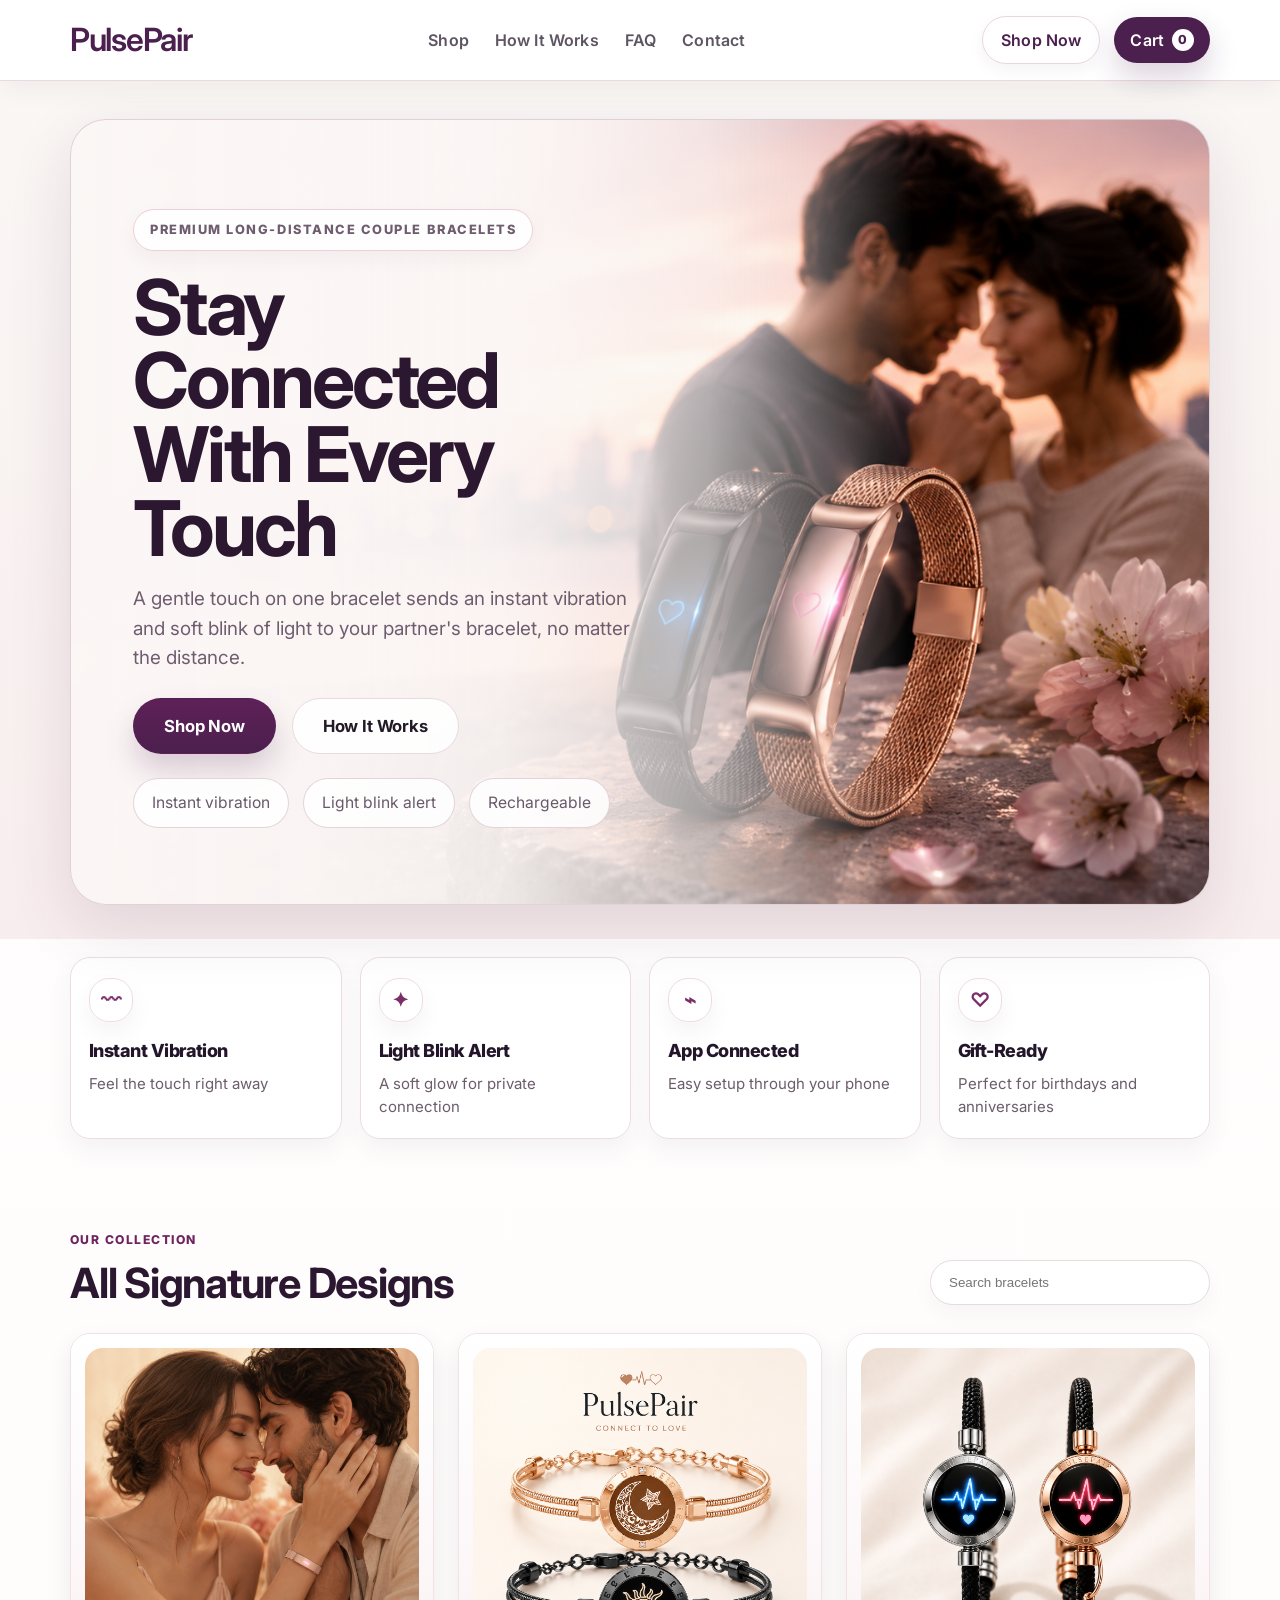
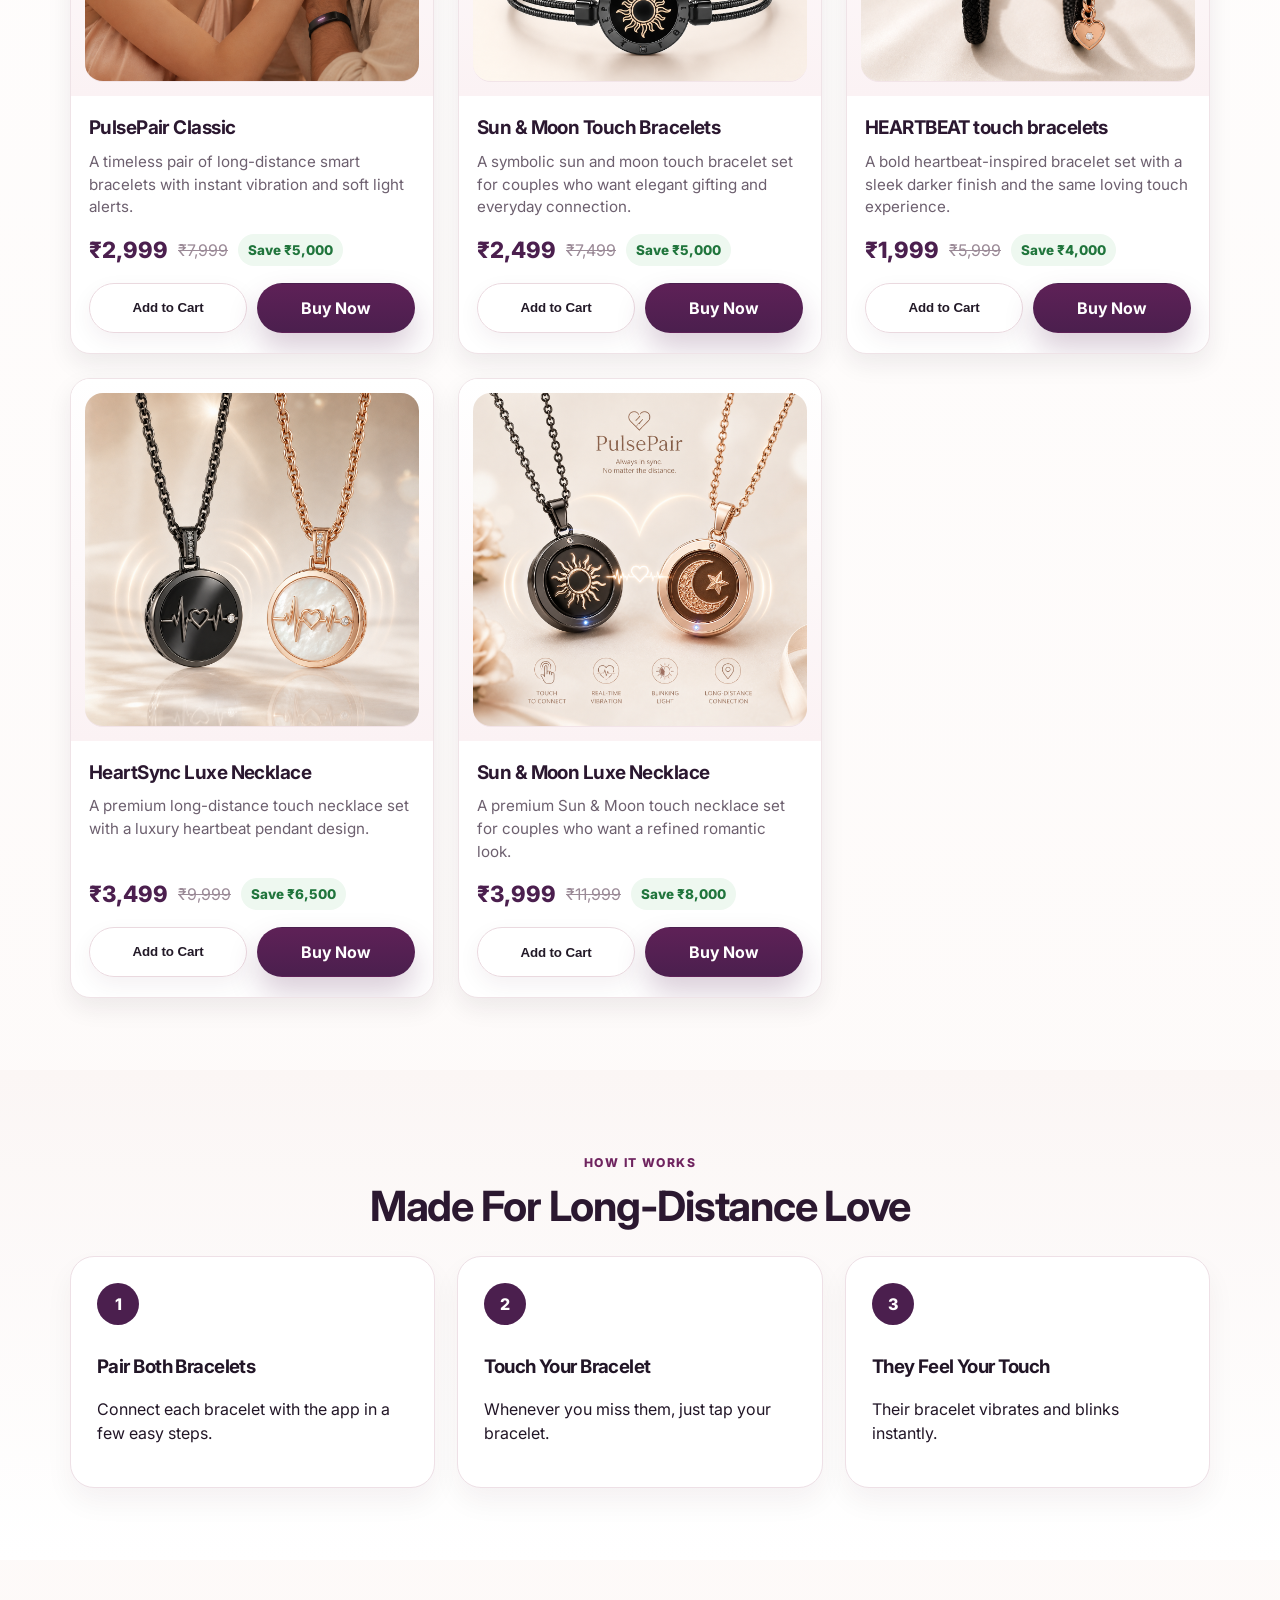
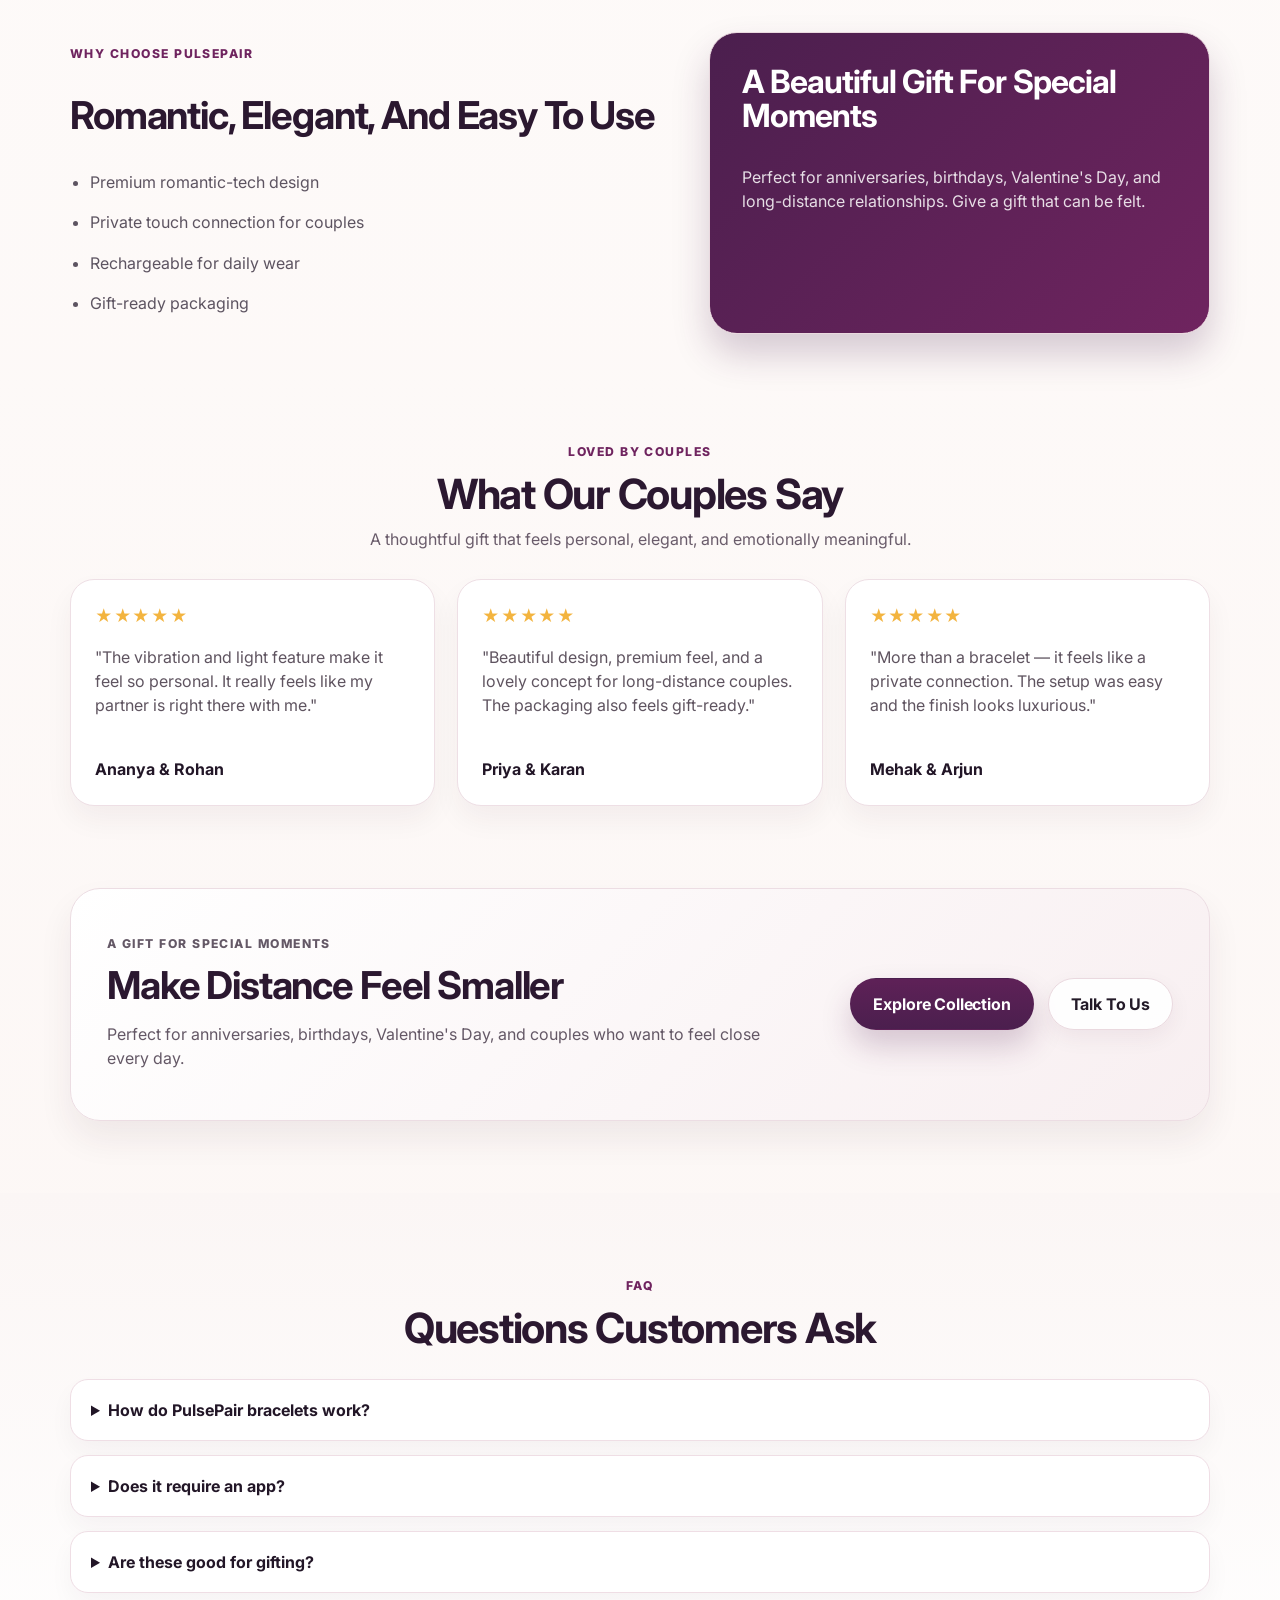
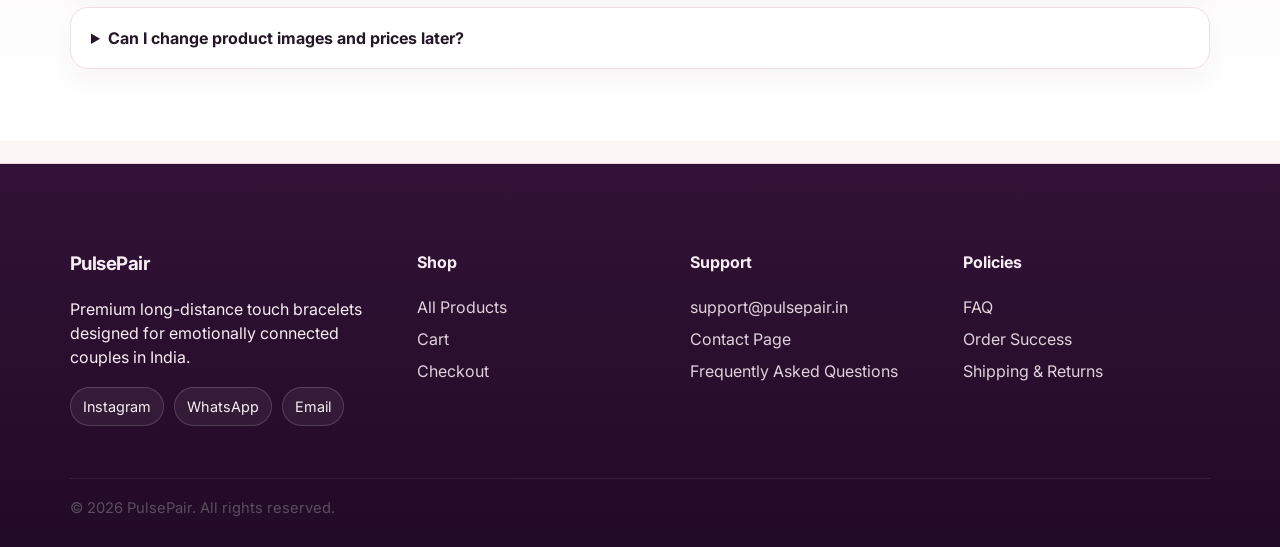
<file: index.html>
<!DOCTYPE html>
<html lang="en">
<head>
  <meta charset="UTF-8" />
  <meta name="viewport" content="width=device-width, initial-scale=1.0" />
  <title>PulsePair | Long-Distance Touch Bracelets</title>
  <meta name="description" content="Premium long-distance touch bracelets for couples. Tap one bracelet and the other vibrates and blinks with light." />
  
  <link rel="preconnect" href="https://fonts.googleapis.com">
  <link rel="preconnect" href="https://fonts.gstatic.com" crossorigin>
  <link href="https://fonts.googleapis.com/css2?family=Inter:wght@400;500;600;700;800&family=Playfair+Display:wght@600;700&display=swap" rel="stylesheet">
  <link rel="stylesheet" href="style.css" />
</head>
<body>
  <header class="site-header">
    <div class="container nav-wrap">
      <a href="index.html" class="logo">PulsePair</a>
      <nav class="main-nav">
        <a href="#shop">Shop</a>
        <a href="#how">How It Works</a>
        <a href="#faq">FAQ</a>
        <a href="#contact">Contact</a>
      </nav>
      <div class="nav-actions">
        <a href="#shop" class="mini-cta">Shop Now</a>
        <a href="cart.html" class="cart-link">Cart <span id="cartCountHeader" class="badge">0</span></a>
      </div>
    </div>
  </header>

  <main>
    <section class="hero hero-full">
      <div class="container">
        <div class="hero-frame">
          <div class="hero-copy-block">
            <p class="eyebrow">Premium Long-Distance Couple Bracelets</p>
            <h1>Stay Connected With Every Touch</h1>
            <p class="hero-copy">A gentle touch on one bracelet sends an instant vibration and soft blink of light to your partner's bracelet, no matter the distance.</p>
            <div class="hero-actions">
              <a href="#shop" class="btn btn-primary">Shop Now</a>
              <a href="#how" class="btn btn-secondary">How It Works</a>
            </div>
            <div class="hero-points">
              <span>Instant vibration</span>
              <span>Light blink alert</span>
              <span>Rechargeable</span>
            </div>
          </div>
        </div>
      </div>
    </section>

    <section class="feature-strip">
      <div class="container feature-strip-grid">
        <div class="feature-box">
          <div class="feature-icon">〰</div>
          <h3>Instant Vibration</h3>
          <p>Feel the touch right away</p>
        </div>

        <div class="feature-box">
          <div class="feature-icon">✦</div>
          <h3>Light Blink Alert</h3>
          <p>A soft glow for private connection</p>
        </div>

        <div class="feature-box">
          <div class="feature-icon">⌁</div>
          <h3>App Connected</h3>
          <p>Easy setup through your phone</p>
        </div>

        <div class="feature-box">
          <div class="feature-icon">♡</div>
          <h3>Gift-Ready</h3>
          <p>Perfect for birthdays and anniversaries</p>
        </div>
      </div>
    </section>

    <section id="shop" class="section">
      <div class="container">
        <div class="section-head shop-head">
          <div>
            <p class="eyebrow">Our Collection</p>
            <h2>All Signature Designs</h2>
          </div>
          <div class="shop-tools">
            <input id="searchInput" type="search" placeholder="Search bracelets" />
          </div>
        </div>
        <div id="productGrid" class="product-grid"></div>
      </div>
    </section>

    <section id="how" class="section muted">
      <div class="container">
        <div class="section-head center">
          <p class="eyebrow">How It Works</p>
          <h2>Made For Long-Distance Love</h2>
        </div>
        <div class="steps-grid">
          <div class="step-card"><span>1</span><h3>Pair Both Bracelets</h3><p>Connect each bracelet with the app in a few easy steps.</p></div>
          <div class="step-card"><span>2</span><h3>Touch Your Bracelet</h3><p>Whenever you miss them, just tap your bracelet.</p></div>
          <div class="step-card"><span>3</span><h3>They Feel Your Touch</h3><p>Their bracelet vibrates and blinks instantly.</p></div>
        </div>
      </div>
    </section>

    <section class="section">
      <div class="container two-col">
        <div>
          <p class="eyebrow">Why Choose PulsePair</p>
          <h2>Romantic, Elegant, And Easy To Use</h2>
          <ul class="bullets">
            <li>Premium romantic-tech design</li>
            <li>Private touch connection for couples</li>
            <li>Rechargeable for daily wear</li>
            <li>Gift-ready packaging</li>
          </ul>
        </div>
        <div class="info-card">
          <h3>A Beautiful Gift For Special Moments</h3>
          <p>Perfect for anniversaries, birthdays, Valentine's Day, and long-distance relationships. Give a gift that can be felt.</p>
        </div>
      </div>
    </section>


    <section class="section reviews-section">
      <div class="container">
        <div class="section-head center">
          <p class="eyebrow">Loved By Couples</p>
          <h2>What Our Couples Say</h2>
          <p class="section-copy">A thoughtful gift that feels personal, elegant, and emotionally meaningful.</p>
        </div>
        <div class="reviews-grid">
          <article class="review-card">
            <div class="stars">★★★★★</div>
            <p>"The vibration and light feature make it feel so personal. It really feels like my partner is right there with me."</p>
            <strong>Ananya & Rohan</strong>
          </article>
          <article class="review-card">
            <div class="stars">★★★★★</div>
            <p>"Beautiful design, premium feel, and a lovely concept for long-distance couples. The packaging also feels gift-ready."</p>
            <strong>Priya & Karan</strong>
          </article>
          <article class="review-card">
            <div class="stars">★★★★★</div>
            <p>"More than a bracelet — it feels like a private connection. The setup was easy and the finish looks luxurious."</p>
            <strong>Mehak & Arjun</strong>
          </article>
        </div>
      </div>
    </section>

    <section class="section cta-section">
      <div class="container">
        <div class="cta-banner">
          <div>
            <p class="eyebrow">A Gift For Special Moments</p>
            <h2>Make Distance Feel Smaller</h2>
            <p>Perfect for anniversaries, birthdays, Valentine's Day, and couples who want to feel close every day.</p>
          </div>
          <div class="cta-actions">
            <a href="#shop" class="btn btn-primary">Explore Collection</a>
            <a href="contact.html" class="btn btn-secondary">Talk To Us</a>
          </div>
        </div>
      </div>
    </section>

    <section id="faq" class="section muted">
      <div class="container">
        <div class="section-head center">
          <p class="eyebrow">FAQ</p>
          <h2>Questions Customers Ask</h2>
        </div>
        <div class="faq-list">
          <details><summary>How do PulsePair bracelets work?</summary><p>When one partner taps the bracelet, the other bracelet sends a gentle vibration and blinking light through the connected app.</p></details>
          <details><summary>Does it require an app?</summary><p>Yes, both bracelets pair through a mobile app for the touch alerts to work.</p></details>
          <details><summary>Are these good for gifting?</summary><p>Yes. They are designed as premium couple gifts for long-distance relationships and special occasions.</p></details>
          <details><summary>Can I change product images and prices later?</summary><p>Yes. You can replace image files and update product data inside app.js.</p></details>
        </div>
      </div>
    </section>
  </main>

  <footer id="contact" class="site-footer">
    <div class="container footer-grid">
      <div>
        <h3>PulsePair</h3>
        <p>Premium long-distance touch bracelets designed for emotionally connected couples in India.</p>
        <div class="footer-socials"><span>Instagram</span><span>WhatsApp</span><span>Email</span></div>
      </div>
      <div>
        <h4>Shop</h4>
        <a href="#shop">All Products</a>
        <a href="cart.html">Cart</a>
        <a href="checkout.html">Checkout</a>
      </div>
      <div>
        <h4>Support</h4>
        <a href="mailto:support@pulsepair.in">support@pulsepair.in</a>
        <a href="contact.html">Contact Page</a>
        <a href="faq.html">Frequently Asked Questions</a>
      </div>
      <div>
        <h4>Policies</h4>
        <a href="faq.html">FAQ</a>
        <a href="success.html">Order Success</a>
        <a href="contact.html">Shipping & Returns</a>
      </div>
    </div>
    <div class="container footer-bottom">© 2026 PulsePair. All rights reserved.</div>
  </footer>

  <script src="app.js"></script>
</body>
</html>
</file>
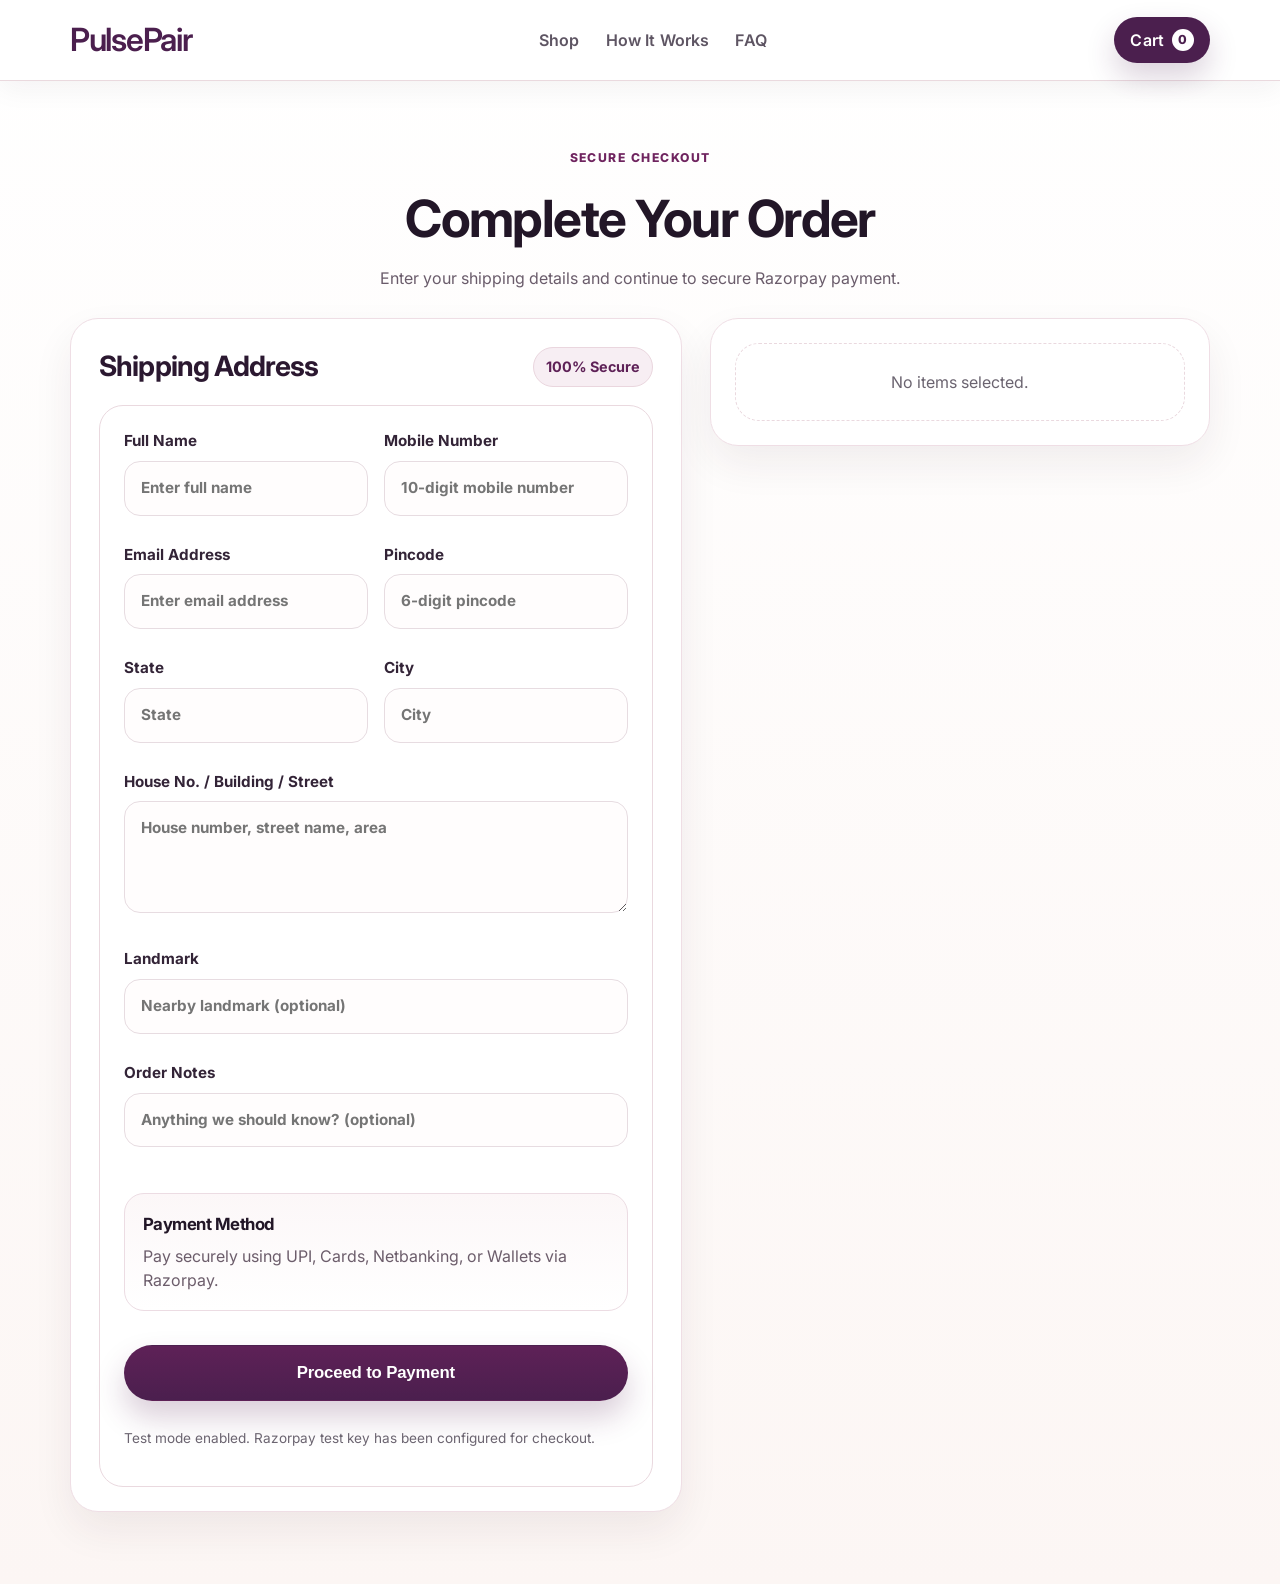
<file: checkout.html>
<!DOCTYPE html>
<html lang="en">
<head><meta charset="UTF-8" /><meta name="viewport" content="width=device-width, initial-scale=1.0" /><title>Secure Checkout | PulsePair</title><meta name="description" content="Secure checkout for PulsePair long-distance touch bracelets." />
  <link rel="preconnect" href="https://fonts.googleapis.com">
  <link rel="preconnect" href="https://fonts.gstatic.com" crossorigin>
  <link href="https://fonts.googleapis.com/css2?family=Inter:wght@400;500;600;700;800&family=Playfair+Display:wght@600;700&display=swap" rel="stylesheet">
  <link rel="stylesheet" href="style.css" />
  <script src="https://checkout.razorpay.com/v1/checkout.js"></script>
</head>
<body>
<header class="site-header"><div class="container nav-wrap"><a href="index.html" class="logo">PulsePair</a><nav class="main-nav"><a href="index.html#shop">Shop</a><a href="index.html#how">How It Works</a><a href="index.html#faq">FAQ</a></nav><div class="nav-actions"><a href="cart.html" class="cart-link">Cart <span id="cartCountHeader" class="badge">0</span></a></div></div></header>
<main class="section checkout-premium-section">
  <div class="container">
    <div class="section-head center checkout-head">
      <p class="eyebrow">Secure Checkout</p>
      <h1>Complete Your Order</h1>
      <p class="section-copy">Enter your shipping details and continue to secure Razorpay payment.</p>
    </div>
    <div class="checkout-layout premium-checkout-layout">
      <div class="checkout-main-card">
        <div class="checkout-card-header"><h2>Shipping Address</h2><span class="secure-pill">100% Secure</span></div>
        <form id="checkoutForm" class="checkout-form premium-checkout-form">
          <div class="form-grid two-col-grid">
            <label>Full Name<input required name="name" placeholder="Enter full name" /></label>
            <label>Mobile Number<input required name="phone" placeholder="10-digit mobile number" inputmode="tel" /></label>
          </div>
          <div class="form-grid two-col-grid">
            <label>Email Address<input required type="email" name="email" placeholder="Enter email address" /></label>
            <label>Pincode<input required name="pincode" placeholder="6-digit pincode" inputmode="numeric" /></label>
          </div>
          <div class="form-grid two-col-grid">
            <label>State<input required name="state" placeholder="State" /></label>
            <label>City<input required name="city" placeholder="City" /></label>
          </div>
          <label>House No. / Building / Street<textarea required name="address" placeholder="House number, street name, area"></textarea></label>
          <label>Landmark<input name="landmark" placeholder="Nearby landmark (optional)" /></label>
          <label>Order Notes<input name="notes" placeholder="Anything we should know? (optional)" /></label>
          <div class="payment-method-box">
            <div>
              <h3>Payment Method</h3>
              <p>Pay securely using UPI, Cards, Netbanking, or Wallets via Razorpay.</p>
            </div>

          </div>
          <button class="btn btn-primary premium-pay-btn" type="submit">Proceed to Payment</button>
          <p class="tiny-note">Test mode enabled. Razorpay test key has been configured for checkout.</p>
        </form>
      </div>
      <aside id="checkoutSummary" class="summary-card premium-summary-card"></aside>
    </div>
  </div>
</main>
<script src="app.js"></script>
</body></html>
</file>
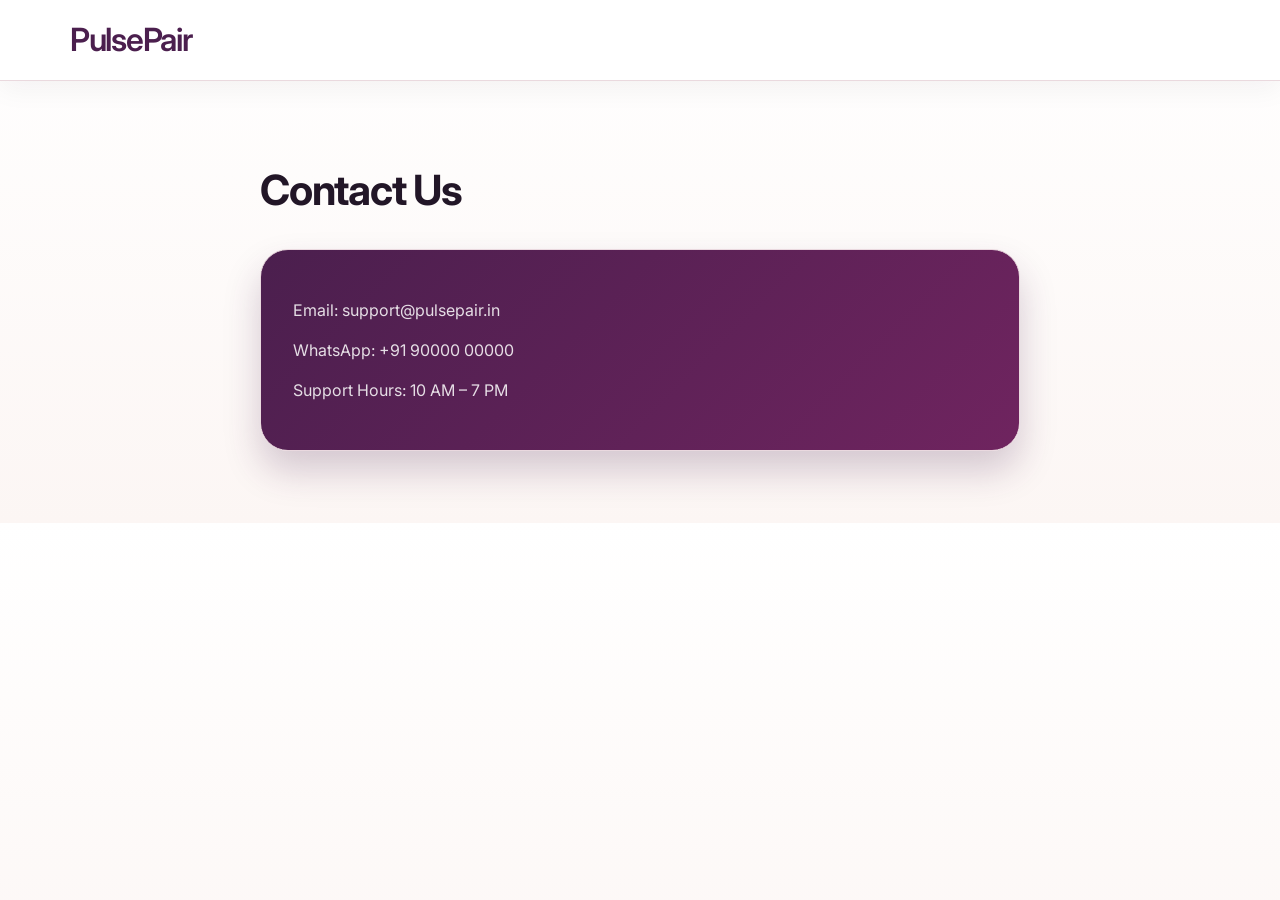
<file: contact.html>
<!DOCTYPE html><html lang="en"><head><meta charset="UTF-8" /><meta name="viewport" content="width=device-width, initial-scale=1.0" /><title>Contact | PulsePair</title>
  <link rel="preconnect" href="https://fonts.googleapis.com">
  <link rel="preconnect" href="https://fonts.gstatic.com" crossorigin>
  <link href="https://fonts.googleapis.com/css2?family=Inter:wght@400;500;600;700;800&family=Playfair+Display:wght@600;700&display=swap" rel="stylesheet">
  <link rel="stylesheet" href="style.css" /></head><body><header class="site-header"><div class="container nav-wrap"><a href="index.html" class="logo">PulsePair</a></div></header><main class="section"><div class="container narrow"><div class="section-head"><h1>Contact Us</h1></div><div class="info-card"><p>Email: support@pulsepair.in</p><p>WhatsApp: +91 90000 00000</p><p>Support Hours: 10 AM – 7 PM</p></div></div></main><script src="app.js"></script></body></html>
</file>
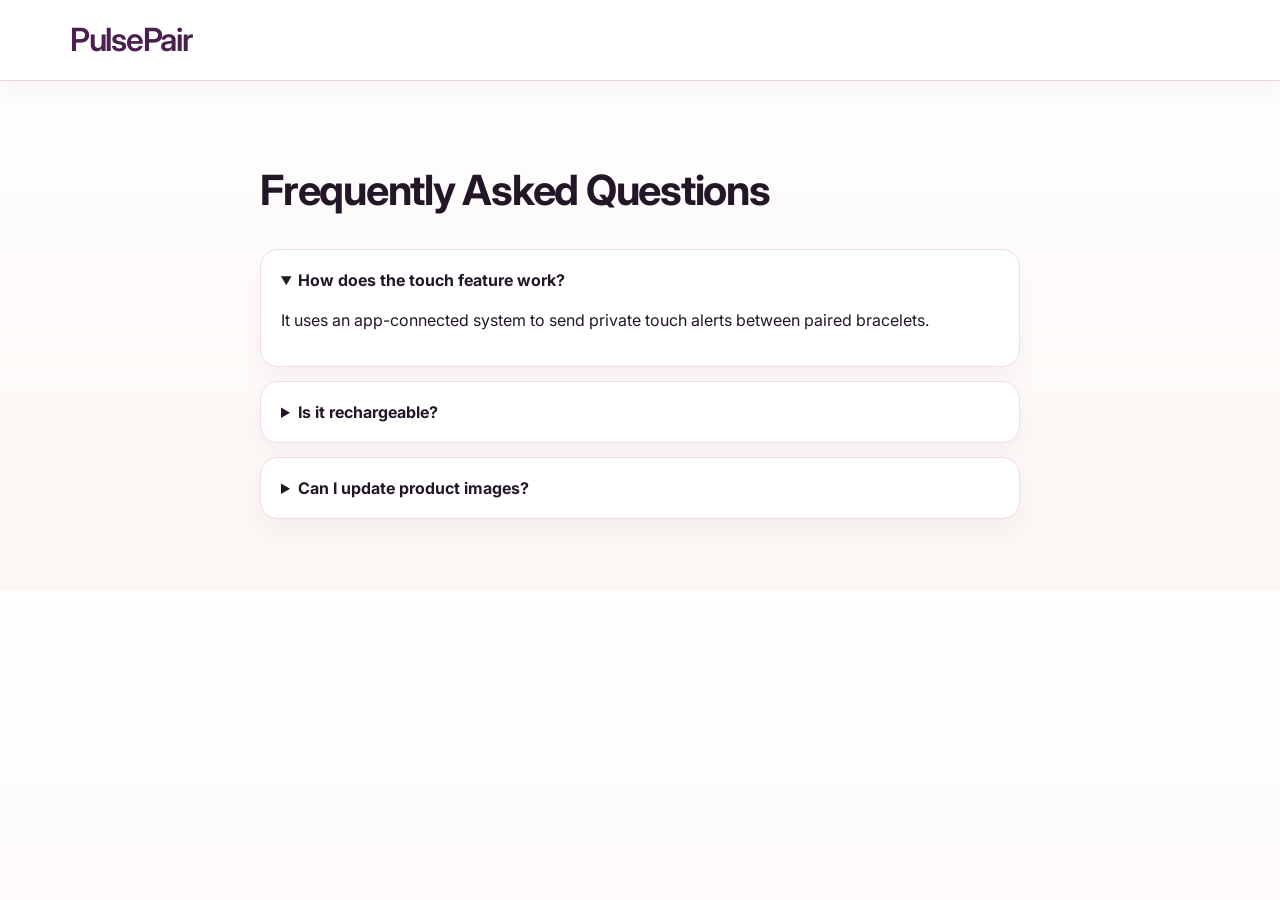
<file: faq.html>
<!DOCTYPE html><html lang="en"><head><meta charset="UTF-8" /><meta name="viewport" content="width=device-width, initial-scale=1.0" /><title>FAQ | PulsePair</title>
  <link rel="preconnect" href="https://fonts.googleapis.com">
  <link rel="preconnect" href="https://fonts.gstatic.com" crossorigin>
  <link href="https://fonts.googleapis.com/css2?family=Inter:wght@400;500;600;700;800&family=Playfair+Display:wght@600;700&display=swap" rel="stylesheet">
  <link rel="stylesheet" href="style.css" /></head><body><header class="site-header"><div class="container nav-wrap"><a href="index.html" class="logo">PulsePair</a></div></header><main class="section"><div class="container narrow"><div class="section-head"><h1>Frequently Asked Questions</h1></div><div class="faq-list"><details open><summary>How does the touch feature work?</summary><p>It uses an app-connected system to send private touch alerts between paired bracelets.</p></details><details><summary>Is it rechargeable?</summary><p>Yes, all designs are rechargeable and made for everyday wear.</p></details><details><summary>Can I update product images?</summary><p>Yes. Replace the image files in the root folder using the same file names.</p></details></div></div></main><script src="app.js"></script></body></html>
</file>
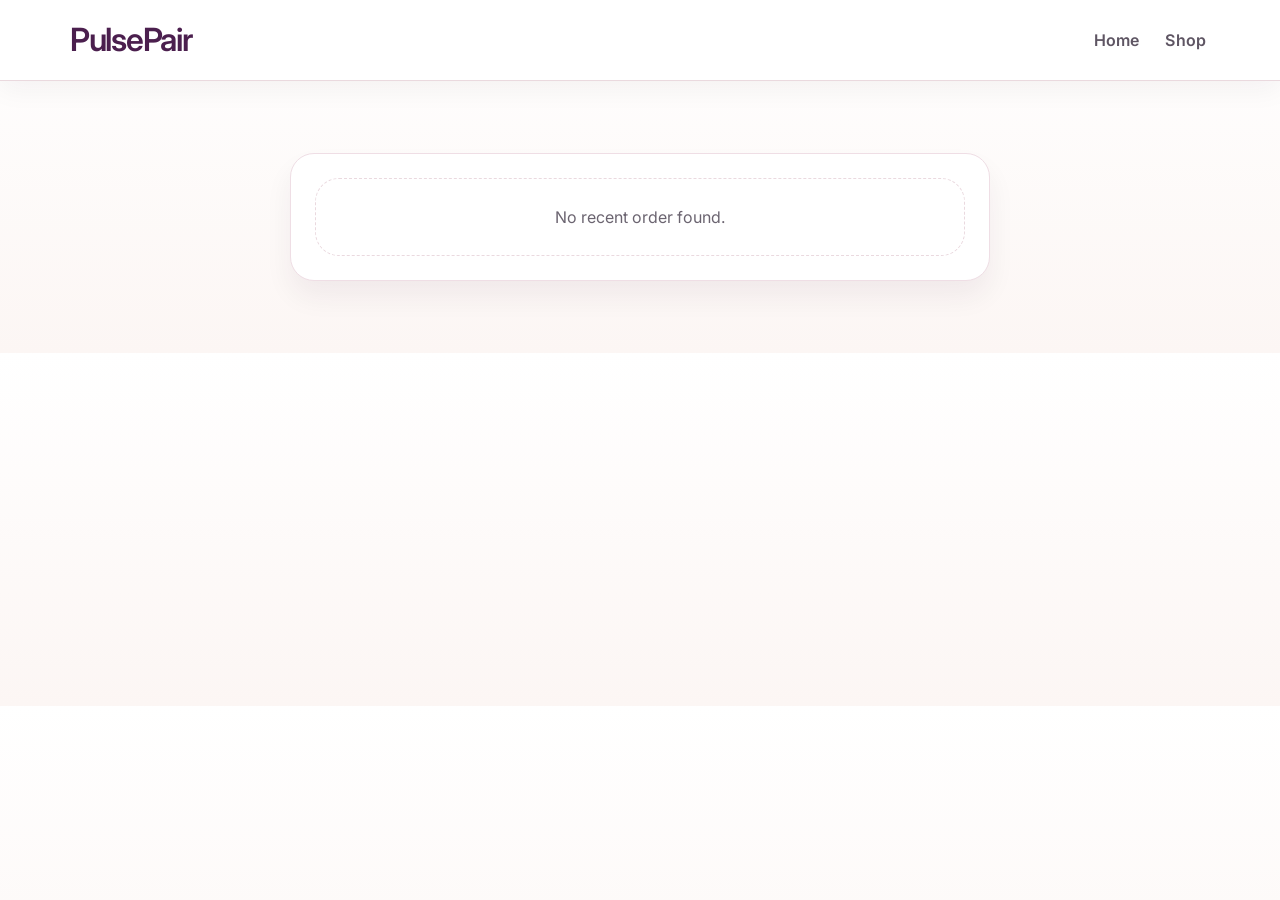
<file: success.html>
<!DOCTYPE html>
<html lang="en">
<head><meta charset="UTF-8" /><meta name="viewport" content="width=device-width, initial-scale=1.0" /><title>Order Success | PulsePair</title>
  <link rel="preconnect" href="https://fonts.googleapis.com">
  <link rel="preconnect" href="https://fonts.gstatic.com" crossorigin>
  <link href="https://fonts.googleapis.com/css2?family=Inter:wght@400;500;600;700;800&family=Playfair+Display:wght@600;700&display=swap" rel="stylesheet">
  <link rel="stylesheet" href="style.css" /></head>
<body>
<header class="site-header"><div class="container nav-wrap"><a href="index.html" class="logo">PulsePair</a><nav class="main-nav"><a href="index.html">Home</a><a href="index.html#shop">Shop</a></nav></div></header>
<main class="section"><div class="container"><div class="success-card" id="successBox"></div></div></main>
<script src="app.js"></script>
</body></html>
</file>
<file: style.css>
:root{--bg:#faf7f5;--bg2:#f8edee;--card:#fff;--text:#231a28;--muted:#6b6470;--primary:#4b1f4e;--accent:#d98c9a;--border:#ead9df;--success:#1f8a4c}
*{box-sizing:border-box}body{margin:0;font-family:Inter,Arial,sans-serif;background:var(--bg);color:var(--text);line-height:1.5}img{max-width:100%;display:block}a{text-decoration:none;color:inherit}
.container{width:min(1140px,92%);margin:0 auto}.narrow{width:min(760px,92%);margin:0 auto}
.site-header{position:sticky;top:0;background:rgba(250,247,245,.92);backdrop-filter:blur(10px);border-bottom:1px solid var(--border);z-index:10}.nav-wrap{display:flex;align-items:center;justify-content:space-between;padding:14px 0;gap:20px}.logo{font-size:1.35rem;font-weight:800;color:var(--primary)}.main-nav{display:flex;gap:18px}.main-nav a{color:var(--muted);font-weight:600}.nav-actions{display:flex;align-items:center;gap:12px}.cart-link{font-weight:700}.badge{display:inline-flex;align-items:center;justify-content:center;min-width:22px;height:22px;padding:0 6px;border-radius:999px;background:var(--primary);color:#fff;font-size:.78rem}
.hero{padding:56px 0 40px;background:linear-gradient(180deg,#faf7f5 0%,#f8edee 100%)}.hero-grid{display:grid;grid-template-columns:1.1fr .9fr;gap:36px;align-items:center}.eyebrow{color:var(--accent);font-weight:800;text-transform:uppercase;letter-spacing:.12em;font-size:.76rem}.hero h1{font-size:clamp(2.2rem,5vw,4rem);line-height:1.02;margin:12px 0 18px;letter-spacing:-.03em}.hero-copy{font-size:1.06rem;color:var(--muted);max-width:640px}.hero-actions,.hero-points{display:flex;flex-wrap:wrap;gap:12px;margin-top:22px}.btn{display:inline-flex;align-items:center;justify-content:center;padding:13px 22px;border-radius:999px;font-weight:800;border:1px solid transparent}.btn-primary{background:var(--primary);color:#fff}.btn-secondary{background:#fff;border-color:var(--border);color:var(--text)}.hero-points span{padding:8px 12px;background:#fff;border:1px solid var(--border);border-radius:999px;font-size:.9rem;color:var(--muted)}.hero-card{background:#fff;border:1px solid var(--border);border-radius:28px;padding:18px;box-shadow:0 16px 50px rgba(75,31,78,.08)}
.feature-strip{padding:16px 0;background:#fff;border-top:1px solid var(--border);border-bottom:1px solid var(--border)}.feature-strip-grid{display:grid;grid-template-columns:repeat(4,1fr);gap:16px}.feature-strip-grid div{display:flex;flex-direction:column;gap:4px}.feature-strip-grid strong{font-size:.95rem}.feature-strip-grid span{font-size:.88rem;color:var(--muted)}
.section{padding:58px 0}.muted{background:var(--bg2)}.section-head{display:flex;align-items:end;justify-content:space-between;gap:20px;margin-bottom:24px}.section-head.center{text-align:center;display:block}.section-head h2,.section-head h1{margin:6px 0 0;font-size:clamp(1.8rem,4vw,2.6rem);letter-spacing:-.03em}.shop-tools input{padding:12px 14px;border-radius:14px;border:1px solid var(--border);min-width:250px;background:#fff}
.product-grid{display:grid;grid-template-columns:repeat(3,1fr);gap:22px}.product-card{background:var(--card);border:1px solid var(--border);border-radius:24px;overflow:hidden;box-shadow:0 8px 28px rgba(35,26,40,.05)}.product-card .img-wrap{aspect-ratio:1/1;background:#fff}.product-card img{width:100%;height:100%;object-fit:cover}.product-card-content{padding:18px}.product-card h3{margin:0 0 8px;font-size:1.1rem}.desc{color:var(--muted);font-size:.95rem}.price-row{display:flex;align-items:center;gap:10px;flex-wrap:wrap;margin-top:10px}.new-price{font-size:1.35rem;font-weight:800;color:var(--primary)}.old-price{color:var(--muted);text-decoration:line-through}.save{padding:5px 9px;background:#eaf8ef;color:var(--success);border-radius:999px;font-size:.82rem;font-weight:700}.product-card-actions{display:flex;gap:12px;margin-top:16px}.product-card-actions .btn{flex:1;padding:11px 14px}
.steps-grid{display:grid;grid-template-columns:repeat(3,1fr);gap:22px}.step-card,.info-card,.summary-card,.success-card{background:#fff;border:1px solid var(--border);border-radius:24px;padding:24px;box-shadow:0 8px 28px rgba(35,26,40,.05)}.step-card span{display:inline-flex;align-items:center;justify-content:center;width:40px;height:40px;border-radius:50%;background:var(--primary);color:#fff;font-weight:800}.step-card h3{margin:14px 0 8px}.two-col{display:grid;grid-template-columns:1fr 1fr;gap:28px;align-items:start}.bullets{padding-left:18px}.bullets li{margin-bottom:10px}.faq-list{display:grid;gap:12px}.faq-list details{background:#fff;border:1px solid var(--border);border-radius:18px;padding:16px 18px}.faq-list summary{cursor:pointer;font-weight:700}.site-footer{background:#fff;border-top:1px solid var(--border);margin-top:20px}.footer-grid{display:grid;grid-template-columns:1.3fr 1fr 1fr;gap:24px;padding:34px 0}.footer-grid h3,.footer-grid h4{margin-top:0}.footer-grid a{display:block;color:var(--muted);margin-bottom:8px}.footer-bottom{padding:0 0 24px;color:var(--muted);font-size:.92rem}
.product-detail-grid{display:grid;grid-template-columns:1fr 1fr;gap:34px}.product-gallery-main{background:#fff;border:1px solid var(--border);border-radius:24px;overflow:hidden;aspect-ratio:1/1}.product-gallery-main img{width:100%;height:100%;object-fit:cover}.thumb-grid{display:grid;grid-template-columns:repeat(3,1fr);gap:12px;margin-top:14px}.thumb{border:1px solid var(--border);border-radius:16px;overflow:hidden;background:#fff;cursor:pointer}.thumb img{aspect-ratio:1/1;object-fit:cover;width:100%;height:100%}.product-meta h1{margin:0 0 8px;font-size:clamp(1.9rem,4vw,3rem)}.meta-list{display:grid;gap:8px;margin:20px 0;color:var(--muted)}
.cart-row{display:grid;grid-template-columns:100px 1fr auto;gap:18px;align-items:center;background:#fff;border:1px solid var(--border);border-radius:18px;padding:14px;margin-bottom:14px}.cart-row img{border-radius:14px}.qty-box{display:flex;align-items:center;gap:10px}.qty-box button{width:32px;height:32px;border-radius:10px;border:1px solid var(--border);background:#fff}.cart-actions{display:flex;justify-content:space-between;align-items:center;gap:16px;flex-wrap:wrap;margin-top:20px}.checkout-layout{display:grid;grid-template-columns:1.1fr .9fr;gap:28px}.checkout-form{display:grid;gap:14px;background:#fff;border:1px solid var(--border);border-radius:24px;padding:24px}.checkout-form label{display:grid;gap:7px;font-weight:600}.checkout-form input,.checkout-form textarea,.checkout-form select{padding:12px 14px;border-radius:14px;border:1px solid var(--border);font:inherit;background:#fff}.checkout-form textarea{min-height:110px;resize:vertical}.tiny-note{font-size:.85rem;color:var(--muted)}.success-card{text-align:center;max-width:700px;margin:0 auto}.success-card h1{font-size:2.4rem;margin-top:0}.success-card p{color:var(--muted)}
.empty{padding:26px;background:#fff;border:1px dashed var(--border);border-radius:24px;color:var(--muted);text-align:center}
@media (max-width: 920px){.hero-grid,.product-detail-grid,.checkout-layout,.two-col{grid-template-columns:1fr}.product-grid,.steps-grid,.feature-strip-grid,.footer-grid{grid-template-columns:1fr 1fr}.main-nav{display:none}}
@media (max-width: 640px){.product-grid,.steps-grid,.feature-strip-grid,.footer-grid,.thumb-grid{grid-template-columns:1fr}.shop-tools input{min-width:unset;width:100%}.cart-row{grid-template-columns:1fr}.section{padding:42px 0}.hero{padding-top:34px}}



/* Premium polish update */
:root{
  --bg-soft:#fbf7f6;
  --card-bg:#ffffff;
  --text-main:#2b1830;
  --text-muted:#6e5d6f;
  --accent:#6f245f;
  --accent-2:#d98aa0;
  --line-soft:#ead9de;
  --shadow-soft:0 12px 35px rgba(60,25,55,.08);
  --shadow-card:0 10px 24px rgba(44,20,42,.08);
  --radius-xl:28px;
  --radius-lg:20px;
}

body{
  background: linear-gradient(180deg,#fff 0%, var(--bg-soft) 100%);
  color: var(--text-main);
}

.site-header, header{
  backdrop-filter: blur(10px);
  background: rgba(255,255,255,0.92) !important;
  border-bottom: 1px solid var(--line-soft) !important;
  box-shadow: 0 4px 18px rgba(40,18,35,.04);
}

.nav a, header a{
  font-weight: 600 !important;
  letter-spacing: .01em;
}

.hero, .hero-section, .homepage-hero{
  padding-top: 38px !important;
  padding-bottom: 34px !important;
}

.hero-card, .hero-banner, .hero-content-wrap, .hero-inner{
  background: linear-gradient(135deg,#fff 0%, #fbf1f2 100%);
  border: 1px solid var(--line-soft);
  border-radius: 32px;
  box-shadow: var(--shadow-soft);
  overflow: hidden;
}

.hero h1, .hero-title{
  font-size: clamp(42px, 6vw, 78px) !important;
  line-height: .96 !important;
  letter-spacing: -0.04em !important;
  color: var(--text-main) !important;
}

.hero p, .hero-subtitle{
  color: var(--text-muted) !important;
  font-size: clamp(18px, 2vw, 24px);
  line-height: 1.55 !important;
}

.btn, button, .button{
  border-radius: 999px !important;
  font-weight: 700 !important;
  transition: all .22s ease !important;
}

.btn-primary, .primary-btn, .shop-now{
  box-shadow: 0 10px 24px rgba(111,36,95,.2);
}

.btn:hover, button:hover, .button:hover{
  transform: translateY(-1px);
}

.trust-badges, .feature-pills, .hero-pills{
  gap: 12px !important;
}

.trust-badges .pill, .feature-pills .pill, .hero-pills .pill{
  background: rgba(255,255,255,.9);
  border: 1px solid var(--line-soft);
  border-radius: 999px;
  box-shadow: 0 6px 12px rgba(42,22,38,.04);
}

.section-title, h2{
  letter-spacing: -0.03em;
  color: var(--text-main);
}

.products-grid, .product-grid, .shop-grid{
  gap: 24px !important;
}

.product-card, .card, .product-item{
  background: var(--card-bg) !important;
  border: 1px solid #efe3e7 !important;
  border-radius: var(--radius-lg) !important;
  box-shadow: var(--shadow-card) !important;
  overflow: hidden;
  transition: all .22s ease !important;
}

.product-card:hover, .card:hover, .product-item:hover{
  transform: translateY(-4px);
  box-shadow: 0 18px 34px rgba(55,22,48,.12) !important;
}

.product-card img, .product-item img{
  background: linear-gradient(180deg,#fff 0%, #fbf3f4 100%);
  border-bottom: 1px solid #f2e4e8;
}

.product-card h3, .product-item h3{
  font-size: 1.18rem !important;
  color: var(--text-main) !important;
}

.product-card .price, .product-item .price{
  font-size: 1.28rem !important;
  font-weight: 800 !important;
  color: var(--accent) !important;
}

.product-card .old-price, .product-item .old-price{
  color: #9b8a97 !important;
}

.product-card .save-badge, .product-item .save-badge{
  background: #eef9f0 !important;
  color: #1f7a34 !important;
  border-radius: 999px;
  padding: 6px 10px;
  font-weight: 700;
}

.product-card .actions, .product-item .actions{
  gap: 10px !important;
}

.product-card .actions .btn, .product-item .actions .btn{
  min-height: 46px;
}

.info-strip, .benefits-row, .service-row{
  background: rgba(255,255,255,.86);
  border: 1px solid var(--line-soft);
  border-radius: 22px;
  box-shadow: var(--shadow-card);
}

.faq-item, .faq-card{
  background: #fff;
  border: 1px solid #efe1e6;
  border-radius: 18px;
}

footer{
  background: linear-gradient(180deg,#311236 0%, #220b26 100%) !important;
  color: #f7edf3 !important;
}

footer a{
  color: #f7edf3 !important;
  opacity: .92;
}

@media (max-width: 900px){
  .hero h1, .hero-title{
    font-size: 42px !important;
  }
  .hero-card, .hero-banner, .hero-content-wrap, .hero-inner{
    border-radius: 22px;
  }
}


/* Full image hero overlay update */
.hero-full{padding:30px 0 28px;background:linear-gradient(180deg,#faf7f5 0%,#f8edee 100%);}
.hero-full .hero-frame{position:relative;min-height:620px;border-radius:34px;overflow:hidden;border:1px solid var(--border);box-shadow:0 18px 54px rgba(75,31,78,.10);background-image:linear-gradient(90deg,rgba(250,247,245,.98) 0%,rgba(250,247,245,.96) 24%,rgba(250,247,245,.88) 40%,rgba(250,247,245,.40) 58%,rgba(250,247,245,0) 72%), url('hero-banner.png');background-size:cover;background-position:center right;}
.hero-full .hero-copy-block{position:relative;z-index:2;max-width:650px;padding:72px 58px 64px;}
.hero-full .eyebrow{display:inline-block;margin-bottom:10px;padding:10px 16px;border-radius:999px;background:rgba(255,255,255,.72);border:1px solid rgba(210,170,182,.55);box-shadow:0 8px 20px rgba(75,31,78,.05);}
.hero-full h1{max-width:620px;margin:10px 0 18px;font-size:clamp(3.5rem,6.2vw,5.4rem);line-height:.95;letter-spacing:-.05em;color:#2c1530;}
.hero-full .hero-copy{max-width:610px;font-size:1.22rem;line-height:1.65;color:#5f4f60;}
.hero-full .hero-actions{display:flex;flex-wrap:wrap;gap:16px;margin-top:26px;}
.hero-full .btn{min-height:56px;padding:0 30px;font-size:1.04rem;box-shadow:none;}
.hero-full .btn-primary{box-shadow:0 16px 30px rgba(86,31,84,.20);}
.hero-full .hero-points{display:flex;flex-wrap:wrap;gap:14px;margin-top:24px;}
.hero-full .hero-points span{padding:12px 18px;background:rgba(255,255,255,.86);border:1px solid rgba(225,207,214,.9);border-radius:999px;backdrop-filter:blur(8px);font-size:.98rem;color:#69596a;}
.hero-full .hero-grid,.hero-full .hero-card{display:none!important;}
@media (max-width: 1100px){.hero-full .hero-frame{min-height:560px;background-image:linear-gradient(90deg,rgba(250,247,245,.98) 0%,rgba(250,247,245,.96) 30%,rgba(250,247,245,.85) 46%,rgba(250,247,245,.30) 64%,rgba(250,247,245,0) 78%), url('hero-banner.png');}.hero-full .hero-copy-block{max-width:560px;padding:56px 42px 50px;}.hero-full h1{font-size:clamp(3rem,6vw,4.6rem);}}
@media (max-width: 800px){.hero-full .hero-frame{min-height:640px;background-position:72% center;background-image:linear-gradient(180deg,rgba(250,247,245,.82) 0%,rgba(250,247,245,.60) 42%,rgba(250,247,245,.44) 58%,rgba(250,247,245,.45) 100%), url('hero-banner.png');}.hero-full .hero-copy-block{max-width:none;padding:38px 24px 30px;display:flex;flex-direction:column;justify-content:flex-end;min-height:640px;}.hero-full h1{font-size:clamp(2.6rem,10vw,3.7rem);line-height:.98;}.hero-full .hero-copy{font-size:1.05rem;line-height:1.55;}.hero-full .hero-points span{font-size:.9rem;padding:10px 14px;}}


/* ===== Luxury final update ===== */
body{font-family:"Inter",Arial,sans-serif;background:linear-gradient(180deg,#fff 0%,#fcf6f4 100%);color:#221627;}
h1,h2,h3,.section-head h2{letter-spacing:-.03em;}
h2{font-size:clamp(2rem,3vw,3rem);line-height:1.05;}
.site-header{background:rgba(255,255,255,.88);border-bottom:1px solid rgba(221,203,210,.72);box-shadow:0 8px 26px rgba(45,17,36,.05);}
.nav-wrap{padding:16px 0;}
.logo{font-size:2rem;font-weight:800;letter-spacing:-.04em;}
.main-nav a{position:relative;padding:8px 4px;color:#5e5563;}
.main-nav a:hover{color:#31183b;}
.main-nav a::after{content:"";position:absolute;left:0;right:0;bottom:-6px;height:2px;background:#6f245f;transform:scaleX(0);transform-origin:center;transition:.25s ease;}
.main-nav a:hover::after{transform:scaleX(1);}
.nav-actions{gap:14px;}
.mini-cta{display:inline-flex;align-items:center;justify-content:center;padding:11px 18px;border-radius:999px;background:#fff;border:1px solid #e7d7de;color:#4b1f4e;font-weight:700;box-shadow:0 6px 16px rgba(75,31,78,.05);}
.cart-link{display:inline-flex;align-items:center;gap:8px;padding:11px 16px;border-radius:999px;background:#4b1f4e;color:#fff;box-shadow:0 14px 30px rgba(75,31,78,.2);}
.badge{background:#fff;color:#4b1f4e;font-weight:800;}
.hero-full{padding:24px 0 34px;}
.hero-full .hero-frame{min-height:650px;border-radius:36px;box-shadow:0 22px 64px rgba(63,24,57,.12);border:1px solid rgba(225,208,215,.95);background-image:linear-gradient(90deg,rgba(251,247,246,.98) 0%,rgba(251,247,246,.97) 22%,rgba(251,247,246,.92) 38%,rgba(251,247,246,.65) 56%,rgba(251,247,246,0) 74%),url('hero-banner.png');}
.hero-full .hero-copy-block{max-width:640px;padding:76px 62px;}
.hero-full .eyebrow{font-size:.8rem;color:#d06d8d;background:rgba(255,255,255,.86);border-color:rgba(225,187,199,.65);}
.hero-full h1{font-size:clamp(3.4rem,6vw,5.6rem);line-height:.93;margin-bottom:16px;}
.hero-full .hero-copy{font-size:1.18rem;max-width:580px;}
.btn{font-weight:800;letter-spacing:-.01em;transition:.22s ease;}
.btn-primary{background:linear-gradient(180deg,#5e2157 0%,#4b1f4e 100%);color:#fff;box-shadow:0 16px 30px rgba(86,31,84,.22);}
.btn-primary:hover{transform:translateY(-2px);box-shadow:0 20px 36px rgba(86,31,84,.28);}
.btn-secondary{background:rgba(255,255,255,.9);border:1px solid #ead9df;box-shadow:0 8px 22px rgba(60,25,55,.06);}
.feature-strip{padding:0;background:transparent;border:0;margin-top:-6px;}
.feature-strip-grid{grid-template-columns:repeat(4,1fr);gap:16px;}
.feature-strip-grid div{padding:20px 18px;background:rgba(255,255,255,.92);border:1px solid #eddde2;border-radius:20px;box-shadow:0 10px 24px rgba(59,22,50,.05);}
.section{padding:72px 0;}
.section-head{margin-bottom:28px;}
.section-head.center{text-align:center;max-width:780px;margin-left:auto;margin-right:auto;}
.section-copy{margin:10px auto 0;color:#6a5c6b;max-width:640px;}
.shop-head{align-items:end;}
#searchInput{min-width:280px;padding:14px 18px;border-radius:999px;border:1px solid #e8dbe0;background:#fff;box-shadow:0 10px 22px rgba(55,23,48,.04);}
.product-grid{display:grid;grid-template-columns:repeat(3,1fr);gap:26px;}
.product-card{display:flex;flex-direction:column;background:#fff;border:1px solid #efe2e6;border-radius:24px;overflow:hidden;box-shadow:0 14px 32px rgba(55,22,48,.08);transition:.22s ease;}
.product-card:hover{transform:translateY(-6px);box-shadow:0 24px 42px rgba(55,22,48,.12);}
.product-card .img-wrap{background:linear-gradient(180deg,#fff 0%,#fbf2f4 100%);padding:14px;}
.product-card .img-wrap img{border-radius:18px;aspect-ratio:1/1;object-fit:cover;width:100%;}
.product-card-content{padding:18px 18px 20px;}
.product-card h3{margin:0 0 8px;font-size:1.2rem;}
.product-card .desc{margin:0 0 14px;color:#6d606f;min-height:68px;}
.price-row{display:flex;align-items:center;gap:10px;flex-wrap:wrap;margin-bottom:16px;}
.new-price{font-size:1.4rem;font-weight:800;color:#4b1f4e;}
.old-price{text-decoration:line-through;color:#a1929e;}
.save{display:inline-flex;align-items:center;padding:6px 10px;border-radius:999px;background:#eef8f0;color:#20753c;font-size:.84rem;font-weight:800;}
.product-card-actions{display:flex;gap:10px;}
.product-card-actions .btn{flex:1;padding:12px 16px;}
.muted{background:linear-gradient(180deg,#fbf6f5 0%,#fff 100%);}
.steps-grid{display:grid;grid-template-columns:repeat(3,1fr);gap:22px;}
.step-card{background:#fff;border:1px solid #eee0e6;border-radius:24px;padding:26px;box-shadow:0 14px 28px rgba(55,22,48,.05);}
.step-card span{display:inline-flex;width:42px;height:42px;align-items:center;justify-content:center;border-radius:50%;background:#4b1f4e;color:#fff;font-weight:800;margin-bottom:14px;}
.two-col{display:grid;grid-template-columns:1.1fr .9fr;gap:26px;align-items:stretch;}
.info-card{background:linear-gradient(135deg,#4b1f4e 0%,#6f245f 100%);color:#fff;border-radius:28px;padding:32px;box-shadow:0 20px 36px rgba(75,31,78,.22);}
.info-card h3{margin-top:0;font-size:2rem;line-height:1.05;}
.info-card p{color:rgba(255,255,255,.85);}
.bullets{padding-left:20px;color:#5d5461;line-height:1.9;}
.reviews-section{padding-top:24px;}
.reviews-grid{display:grid;grid-template-columns:repeat(3,1fr);gap:22px;}
.review-card{background:#fff;border:1px solid #eedfe5;border-radius:24px;padding:24px;box-shadow:0 14px 28px rgba(55,22,48,.05);}
.review-card p{color:#5f5460;min-height:96px;}
.stars{color:#f3b43f;font-size:1.05rem;letter-spacing:.1em;margin-bottom:12px;}
.cta-section{padding-top:10px;}
.cta-banner{display:flex;align-items:center;justify-content:space-between;gap:22px;padding:34px 36px;border-radius:30px;background:linear-gradient(135deg,#fff 0%,#f8eff1 100%);border:1px solid #ecdde3;box-shadow:0 18px 34px rgba(55,22,48,.07);}
.cta-banner h2{margin:4px 0 10px;}
.cta-banner p{max-width:680px;color:#645866;}
.cta-actions{display:flex;gap:14px;flex-wrap:wrap;}
.faq-list details{background:#fff;border:1px solid #efdee5;border-radius:18px;padding:18px 20px;box-shadow:0 12px 24px rgba(55,22,48,.04);}
.faq-list{display:grid;gap:14px;}
.faq-list summary{cursor:pointer;font-weight:700;}
.site-footer{background:linear-gradient(180deg,#2b1131 0%,#1f0c24 100%);color:#f7eef3;padding-top:52px;margin-top:22px;}
.footer-grid{display:grid;grid-template-columns:1.3fr 1fr 1fr 1fr;gap:26px;}
.site-footer h3,.site-footer h4{margin-top:0;}
.site-footer a{display:block;color:#f7eef3;opacity:.88;margin:8px 0;}
.footer-socials{display:flex;gap:10px;flex-wrap:wrap;margin-top:18px;}
.footer-socials span{display:inline-flex;padding:8px 12px;border:1px solid rgba(255,255,255,.16);border-radius:999px;background:rgba(255,255,255,.06);font-size:.9rem;}
.footer-bottom{padding:18px 0 28px;margin-top:18px;border-top:1px solid rgba(255,255,255,.1);opacity:.75;}
.product-detail-grid{display:grid;grid-template-columns:1fr 1fr;gap:36px;align-items:start;}
.product-gallery .main-image{background:#fff;border:1px solid #efdee5;border-radius:24px;padding:18px;box-shadow:0 14px 28px rgba(55,22,48,.06);}
.product-gallery .main-image img{width:100%;aspect-ratio:1/1;object-fit:cover;border-radius:18px;}
.thumb-grid{display:grid;grid-template-columns:repeat(3,1fr);gap:12px;margin-top:14px;}
.thumb-grid button{padding:0;border:0;background:transparent;cursor:pointer;}
.thumb-grid img{border-radius:14px;border:1px solid #eddfe4;background:#fff;padding:6px;aspect-ratio:1/1;object-fit:cover;}
.summary-card,.success-card,.contact-card{background:#fff;border:1px solid #efdee5;border-radius:24px;box-shadow:0 16px 28px rgba(55,22,48,.06);padding:24px;}
.checkout-form label,.contact-form label{display:block;font-weight:700;color:#332437;margin-bottom:14px;}
.checkout-form input,.checkout-form textarea,.checkout-form select,.contact-form input,.contact-form textarea{width:100%;margin-top:8px;padding:14px 16px;border-radius:14px;border:1px solid #e7dce1;background:#fff;font:inherit;}
.checkout-form textarea,.contact-form textarea{min-height:120px;resize:vertical;}
.checkout-layout{display:grid;grid-template-columns:1.1fr .9fr;gap:28px;}
@media (max-width: 1024px){.product-grid,.reviews-grid,.feature-strip-grid,.steps-grid{grid-template-columns:repeat(2,1fr)}.footer-grid,.checkout-layout,.product-detail-grid,.two-col{grid-template-columns:1fr 1fr}.hero-full .hero-frame{min-height:600px;}.hero-full .hero-copy-block{padding:56px 40px;max-width:520px;}.hero-full h1{font-size:clamp(3rem,8vw,4.6rem);}}
@media (max-width: 820px){.main-nav{display:none}.nav-actions .mini-cta{display:none}.hero-full .hero-frame{min-height:680px;background-position:74% center;background-image:linear-gradient(180deg,rgba(251,247,246,.92) 0%,rgba(251,247,246,.60) 40%,rgba(251,247,246,.48) 100%),url('hero-banner.png');}.hero-full .hero-copy-block{max-width:none;padding:36px 24px 28px;display:flex;min-height:680px;flex-direction:column;justify-content:flex-end}.hero-full h1{font-size:clamp(2.6rem,12vw,4rem)}.feature-strip-grid,.product-grid,.steps-grid,.reviews-grid,.footer-grid,.checkout-layout,.product-detail-grid,.two-col{grid-template-columns:1fr}.cta-banner{flex-direction:column;align-items:flex-start;padding:28px}.section{padding:56px 0;}#searchInput{width:100%;min-width:0}.shop-head{display:block;}.shop-tools{margin-top:16px;}.product-card .desc{min-height:unset;}}


/* Updated premium feature strip */
.feature-strip {
  padding: 18px 0 8px;
  background: transparent;
  border: 0;
  margin-top: 0;
}

.feature-strip-grid {
  display: grid;
  grid-template-columns: repeat(4, 1fr);
  gap: 18px;
}

.feature-box {
  background: linear-gradient(180deg, #ffffff 0%, #fff8fa 100%);
  border: 1px solid #eddde3;
  border-radius: 22px;
  padding: 22px 22px 20px;
  box-shadow: 0 10px 24px rgba(55, 22, 48, 0.05);
  min-height: 150px;
  transition: all 0.25s ease;
}

.feature-box:hover {
  transform: translateY(-4px);
  box-shadow: 0 16px 30px rgba(55, 22, 48, 0.09);
}

.feature-icon {
  width: 44px;
  height: 44px;
  border-radius: 50%;
  display: flex;
  align-items: center;
  justify-content: center;
  background: #f9edf2;
  color: #7b2d68;
  font-size: 20px;
  font-weight: 700;
  margin-bottom: 14px;
}

.feature-box h3 {
  margin: 0 0 8px;
  font-size: 18px;
  line-height: 1.2;
  color: #24162a;
  font-weight: 800;
}

.feature-box p {
  margin: 0;
  font-size: 15px;
  line-height: 1.5;
  color: #6c5d6b;
}

@media (max-width: 1024px) {
  .feature-strip-grid {
    grid-template-columns: repeat(2, 1fr) !important;
  }
}

@media (max-width: 640px) {
  .feature-strip-grid {
    grid-template-columns: 1fr !important;
  }

  .feature-box {
    min-height: auto;
  }
}


/* Razorpay premium checkout update */
.checkout-premium-section{padding-top:56px;}
.checkout-head h1{font-size:clamp(2.4rem,4vw,3.6rem);}
.premium-checkout-layout{align-items:start;}
.checkout-main-card,.premium-summary-card{background:#fff;border:1px solid #efdee5;border-radius:28px;box-shadow:0 18px 40px rgba(55,22,48,.07);}
.checkout-main-card{padding:28px 28px 24px;}
.premium-summary-card{padding:24px;position:sticky;top:110px;}
.checkout-card-header{display:flex;align-items:center;justify-content:space-between;gap:16px;margin-bottom:18px;}
.checkout-card-header h2{margin:0;font-size:1.75rem;}
.secure-pill{display:inline-flex;padding:8px 12px;border-radius:999px;background:#f7eef3;color:#5e2157;font-weight:700;font-size:.9rem;border:1px solid #ead6de;}
.two-col-grid{display:grid;grid-template-columns:1fr 1fr;gap:16px;}
.premium-checkout-form label{font-size:.95rem;}
.premium-checkout-form input,.premium-checkout-form textarea,.premium-checkout-form select{margin-top:8px;background:#fffdfd;border:1px solid #e7dce1;padding:15px 16px;border-radius:16px;box-shadow:inset 0 1px 0 rgba(255,255,255,.6);}
.premium-checkout-form textarea{min-height:112px;}
.payment-method-box{display:flex;align-items:center;justify-content:space-between;gap:16px;padding:18px 18px;border-radius:20px;background:linear-gradient(180deg,#fcf7f8 0%,#fff 100%);border:1px solid #ecdce3;margin:18px 0 20px;}
.payment-method-box h3{margin:0 0 6px;font-size:1.05rem;}
.payment-method-box p{margin:0;color:#6c5d6b;}
.payment-method-pill{display:inline-flex;padding:10px 14px;border-radius:999px;background:#4b1f4e;color:#fff;font-weight:800;box-shadow:0 12px 24px rgba(75,31,78,.18);}
.premium-pay-btn{width:100%;min-height:56px;font-size:1.05rem;}
.summary-sticky h3{margin-top:0;margin-bottom:18px;font-size:1.5rem;}
.checkout-items{display:grid;gap:12px;margin-bottom:16px;}
.checkout-item{display:grid;grid-template-columns:60px 1fr auto;gap:12px;align-items:center;padding:10px;border:1px solid #f0e3e7;border-radius:18px;background:#fffafc;}
.checkout-item img{width:60px;height:60px;object-fit:cover;border-radius:12px;}
.checkout-item strong{display:block;font-size:.98rem;}
.checkout-item span{display:block;color:#786c78;font-size:.88rem;margin-top:4px;}
.summary-line{display:flex;align-items:center;justify-content:space-between;padding:10px 0;color:#554a57;}
.summary-line.total{border-top:1px solid #efdee5;margin-top:8px;padding-top:14px;font-size:1.1rem;color:#27172b;}
.trust-mini-list{display:flex;flex-wrap:wrap;gap:10px;margin-top:16px;}
.trust-mini-list span{padding:8px 12px;border-radius:999px;background:#faf2f5;border:1px solid #ecdbe3;color:#6f5a6b;font-size:.85rem;font-weight:700;}
.order-success-card{text-align:center;padding:34px 28px;max-width:760px;margin:0 auto;}
.success-tick{width:72px;height:72px;border-radius:50%;display:flex;align-items:center;justify-content:center;margin:0 auto 18px;background:linear-gradient(180deg,#5e2157 0%,#4b1f4e 100%);color:#fff;font-size:2rem;font-weight:800;box-shadow:0 18px 36px rgba(75,31,78,.22);}
.order-meta{display:grid;grid-template-columns:repeat(3,1fr);gap:14px;margin:24px 0;}
.order-meta div{padding:16px;border-radius:18px;background:#fff8fa;border:1px solid #efdee5;}
.order-meta span{display:block;color:#7c6d7b;font-size:.85rem;margin-bottom:6px;}
.order-address{margin:18px auto 0;max-width:560px;padding:20px;border-radius:20px;background:#fffafc;border:1px solid #efdee5;text-align:left;}
.order-address h3{margin:0 0 8px;}
.success-actions{display:flex;gap:14px;justify-content:center;flex-wrap:wrap;margin-top:24px;}
@media (max-width: 820px){.two-col-grid,.order-meta{grid-template-columns:1fr;}.payment-method-box{flex-direction:column;align-items:flex-start;}.premium-summary-card{position:static;top:auto;}}


/* Checkout premium address grid */
.checkout-two-col{
  display:grid;
  grid-template-columns:1fr 1fr;
  gap:14px;
}
@media (max-width: 700px){
  .checkout-two-col{
    grid-template-columns:1fr;
  }
}
</file>
